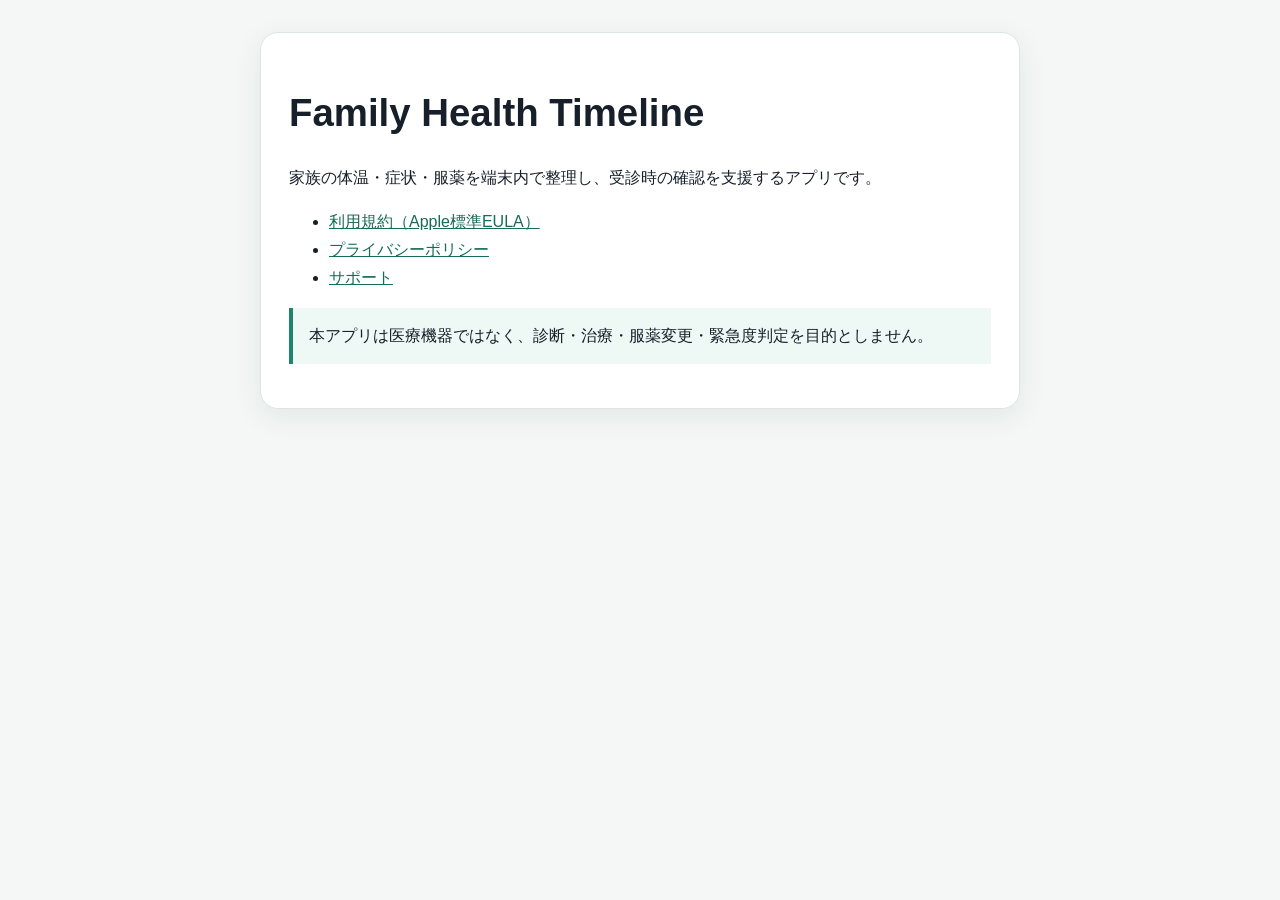
<file: site/index.html>
<!doctype html>
<html lang="ja">
<head>
  <meta charset="utf-8">
  <meta name="viewport" content="width=device-width, initial-scale=1">
  <meta name="referrer" content="no-referrer">
  <meta http-equiv="Content-Security-Policy" content="default-src 'none'; style-src 'self'; base-uri 'none'; form-action 'none'; frame-ancestors 'none'">
  <title>Family Health Timeline</title>
  <link rel="stylesheet" href="styles.css">
</head>
<body><main>
  <h1>Family Health Timeline</h1>
  <p>家族の体温・症状・服薬を端末内で整理し、受診時の確認を支援するアプリです。</p>
  <ul>
    <li><a href="https://www.apple.com/legal/internet-services/itunes/dev/stdeula/">利用規約（Apple標準EULA）</a></li>
    <li><a href="privacy.html">プライバシーポリシー</a></li>
    <li><a href="support.html">サポート</a></li>
  </ul>
  <p class="note">本アプリは医療機器ではなく、診断・治療・服薬変更・緊急度判定を目的としません。</p>
</main></body>
</html>
</file>
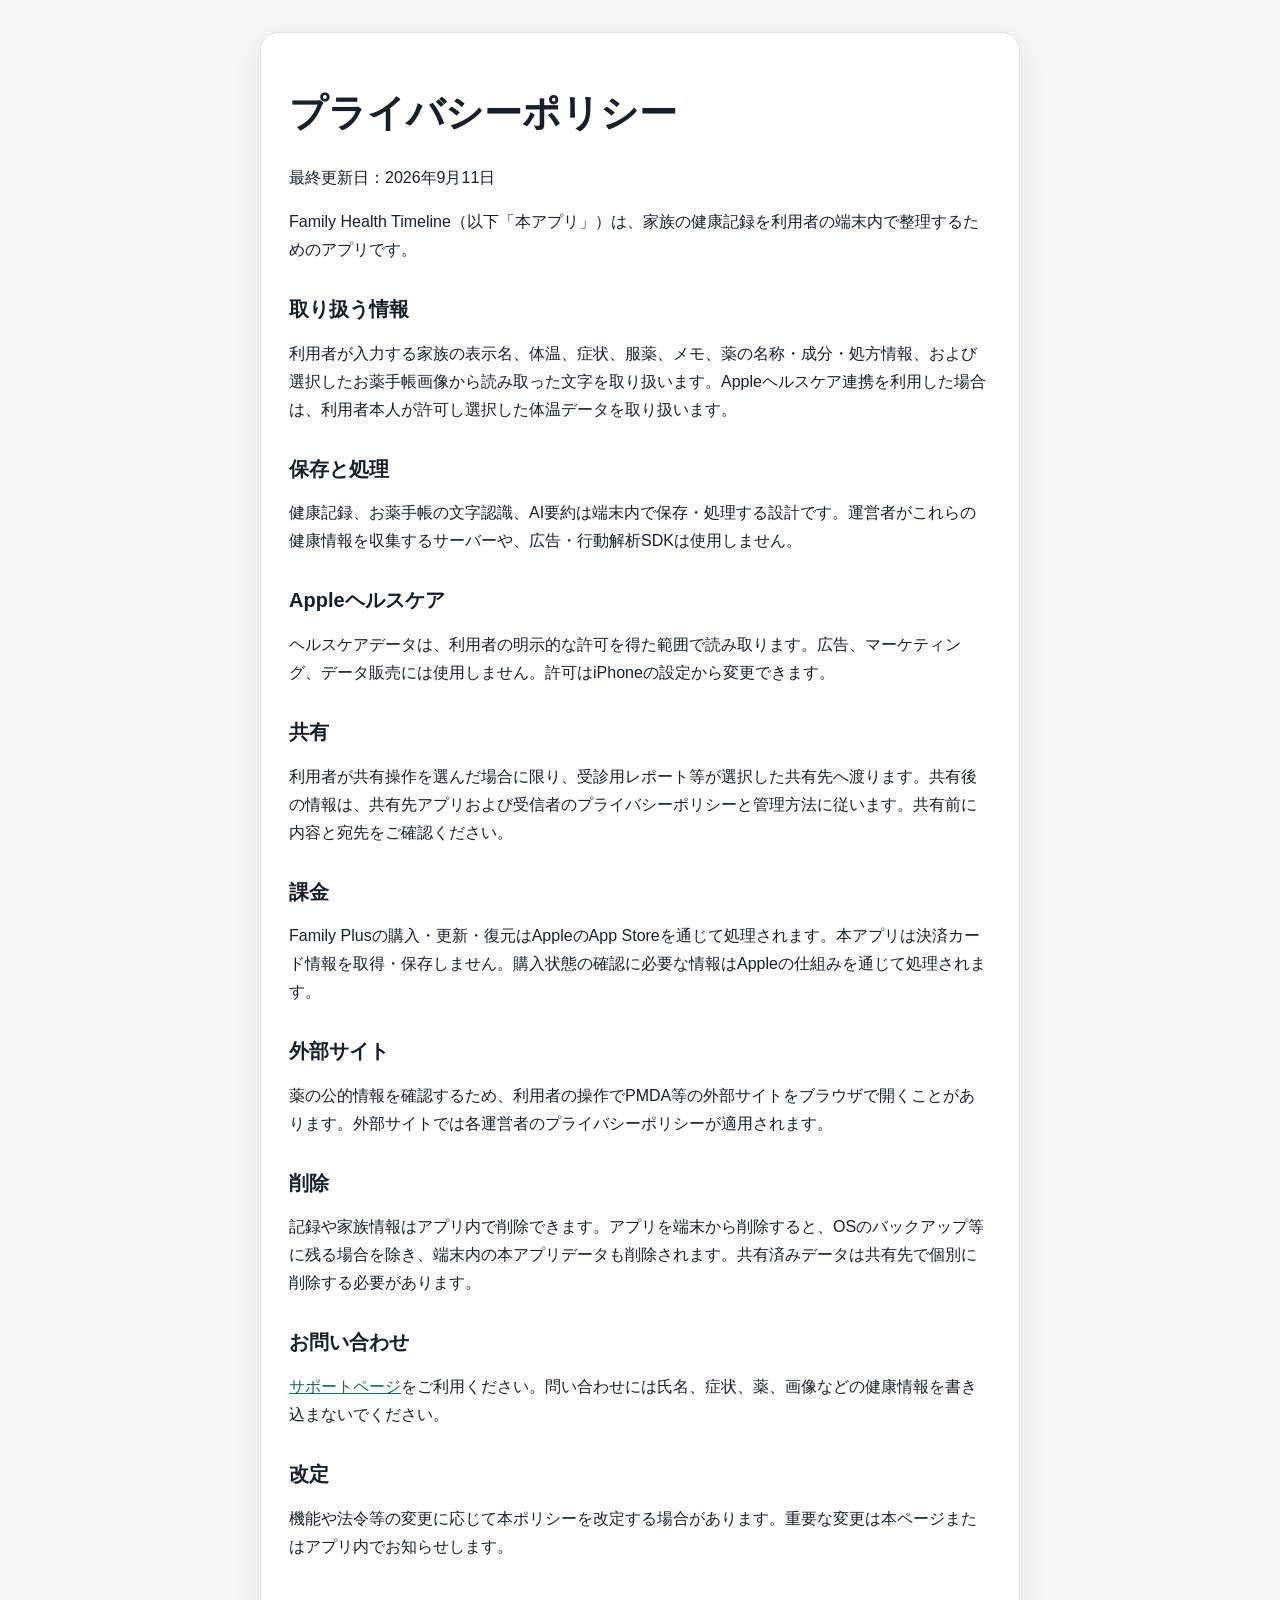
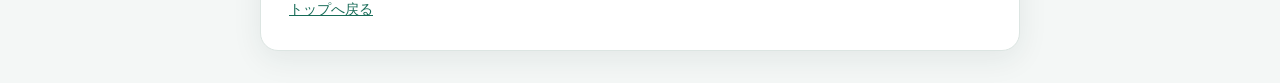
<file: site/privacy.html>
<!doctype html>
<html lang="ja">
<head>
  <meta charset="utf-8">
  <meta name="viewport" content="width=device-width, initial-scale=1">
  <meta name="referrer" content="no-referrer">
  <meta http-equiv="Content-Security-Policy" content="default-src 'none'; style-src 'self'; base-uri 'none'; form-action 'none'; frame-ancestors 'none'">
  <title>プライバシーポリシー | Family Health Timeline</title>
  <link rel="stylesheet" href="styles.css">
</head>
<body><main>
  <h1>プライバシーポリシー</h1>
  <p>最終更新日：2026年9月11日</p>
  <p>Family Health Timeline（以下「本アプリ」）は、家族の健康記録を利用者の端末内で整理するためのアプリです。</p>

  <h2>取り扱う情報</h2>
  <p>利用者が入力する家族の表示名、体温、症状、服薬、メモ、薬の名称・成分・処方情報、および選択したお薬手帳画像から読み取った文字を取り扱います。Appleヘルスケア連携を利用した場合は、利用者本人が許可し選択した体温データを取り扱います。</p>

  <h2>保存と処理</h2>
  <p>健康記録、お薬手帳の文字認識、AI要約は端末内で保存・処理する設計です。運営者がこれらの健康情報を収集するサーバーや、広告・行動解析SDKは使用しません。</p>

  <h2>Appleヘルスケア</h2>
  <p>ヘルスケアデータは、利用者の明示的な許可を得た範囲で読み取ります。広告、マーケティング、データ販売には使用しません。許可はiPhoneの設定から変更できます。</p>

  <h2>共有</h2>
  <p>利用者が共有操作を選んだ場合に限り、受診用レポート等が選択した共有先へ渡ります。共有後の情報は、共有先アプリおよび受信者のプライバシーポリシーと管理方法に従います。共有前に内容と宛先をご確認ください。</p>

  <h2>課金</h2>
  <p>Family Plusの購入・更新・復元はAppleのApp Storeを通じて処理されます。本アプリは決済カード情報を取得・保存しません。購入状態の確認に必要な情報はAppleの仕組みを通じて処理されます。</p>

  <h2>外部サイト</h2>
  <p>薬の公的情報を確認するため、利用者の操作でPMDA等の外部サイトをブラウザで開くことがあります。外部サイトでは各運営者のプライバシーポリシーが適用されます。</p>

  <h2>削除</h2>
  <p>記録や家族情報はアプリ内で削除できます。アプリを端末から削除すると、OSのバックアップ等に残る場合を除き、端末内の本アプリデータも削除されます。共有済みデータは共有先で個別に削除する必要があります。</p>

  <h2>お問い合わせ</h2>
  <p><a href="support.html">サポートページ</a>をご利用ください。問い合わせには氏名、症状、薬、画像などの健康情報を書き込まないでください。</p>

  <h2>改定</h2>
  <p>機能や法令等の変更に応じて本ポリシーを改定する場合があります。重要な変更は本ページまたはアプリ内でお知らせします。</p>
  <footer><a href="index.html">トップへ戻る</a></footer>
</main></body>
</html>
</file>
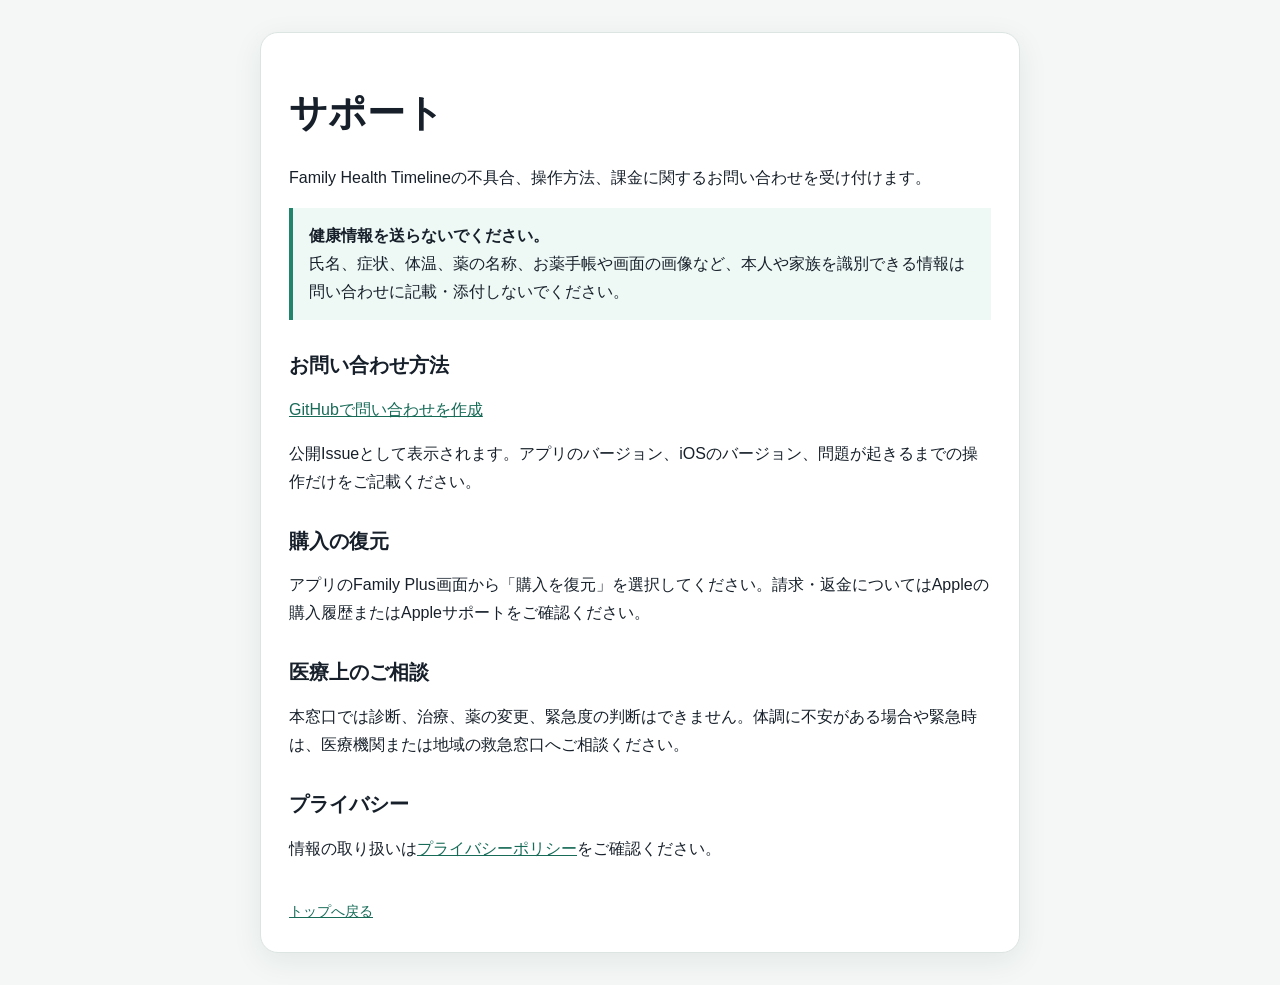
<file: site/support.html>
<!doctype html>
<html lang="ja">
<head>
  <meta charset="utf-8">
  <meta name="viewport" content="width=device-width, initial-scale=1">
  <meta name="referrer" content="no-referrer">
  <meta http-equiv="Content-Security-Policy" content="default-src 'none'; style-src 'self'; base-uri 'none'; form-action 'none'; frame-ancestors 'none'">
  <title>サポート | Family Health Timeline</title>
  <link rel="stylesheet" href="styles.css">
</head>
<body><main>
  <h1>サポート</h1>
  <p>Family Health Timelineの不具合、操作方法、課金に関するお問い合わせを受け付けます。</p>
  <p class="note"><strong>健康情報を送らないでください。</strong><br>氏名、症状、体温、薬の名称、お薬手帳や画面の画像など、本人や家族を識別できる情報は問い合わせに記載・添付しないでください。</p>

  <h2>お問い合わせ方法</h2>
  <p><a href="https://github.com/d88wjd5hsm-hue/family-health-timeline-pages/issues/new?template=support.yml">GitHubで問い合わせを作成</a></p>
  <p>公開Issueとして表示されます。アプリのバージョン、iOSのバージョン、問題が起きるまでの操作だけをご記載ください。</p>

  <h2>購入の復元</h2>
  <p>アプリのFamily Plus画面から「購入を復元」を選択してください。請求・返金についてはAppleの購入履歴またはAppleサポートをご確認ください。</p>

  <h2>医療上のご相談</h2>
  <p>本窓口では診断、治療、薬の変更、緊急度の判断はできません。体調に不安がある場合や緊急時は、医療機関または地域の救急窓口へご相談ください。</p>

  <h2>プライバシー</h2>
  <p>情報の取り扱いは<a href="privacy.html">プライバシーポリシー</a>をご確認ください。</p>
  <footer><a href="index.html">トップへ戻る</a></footer>
</main></body>
</html>
</file>
<file: site/styles.css>
:root {
  color-scheme: light dark;
  font-family: -apple-system, BlinkMacSystemFont, "Hiragino Sans", "Yu Gothic", sans-serif;
  line-height: 1.75;
}

body {
  margin: 0;
  color: #17202a;
  background: #f4f7f6;
}

main {
  box-sizing: border-box;
  width: min(100% - 32px, 760px);
  margin: 32px auto;
  padding: 28px;
  border: 1px solid #dce5e2;
  border-radius: 18px;
  background: #fff;
  box-shadow: 0 8px 30px rgb(24 55 46 / 8%);
}

h1, h2 { line-height: 1.35; }
h1 { font-size: clamp(1.7rem, 6vw, 2.4rem); }
h2 { margin-top: 2rem; font-size: 1.25rem; }
a { color: #176b57; }
.note { padding: 14px 16px; border-left: 4px solid #21856d; background: #eef8f5; }
footer { margin-top: 36px; color: #5d6d68; font-size: .9rem; }

@media (prefers-color-scheme: dark) {
  body { color: #edf4f2; background: #101614; }
  main { border-color: #34443f; background: #19211f; }
  a { color: #7bd5bd; }
  .note { background: #203c35; }
  footer { color: #a8b7b2; }
}
</file>
